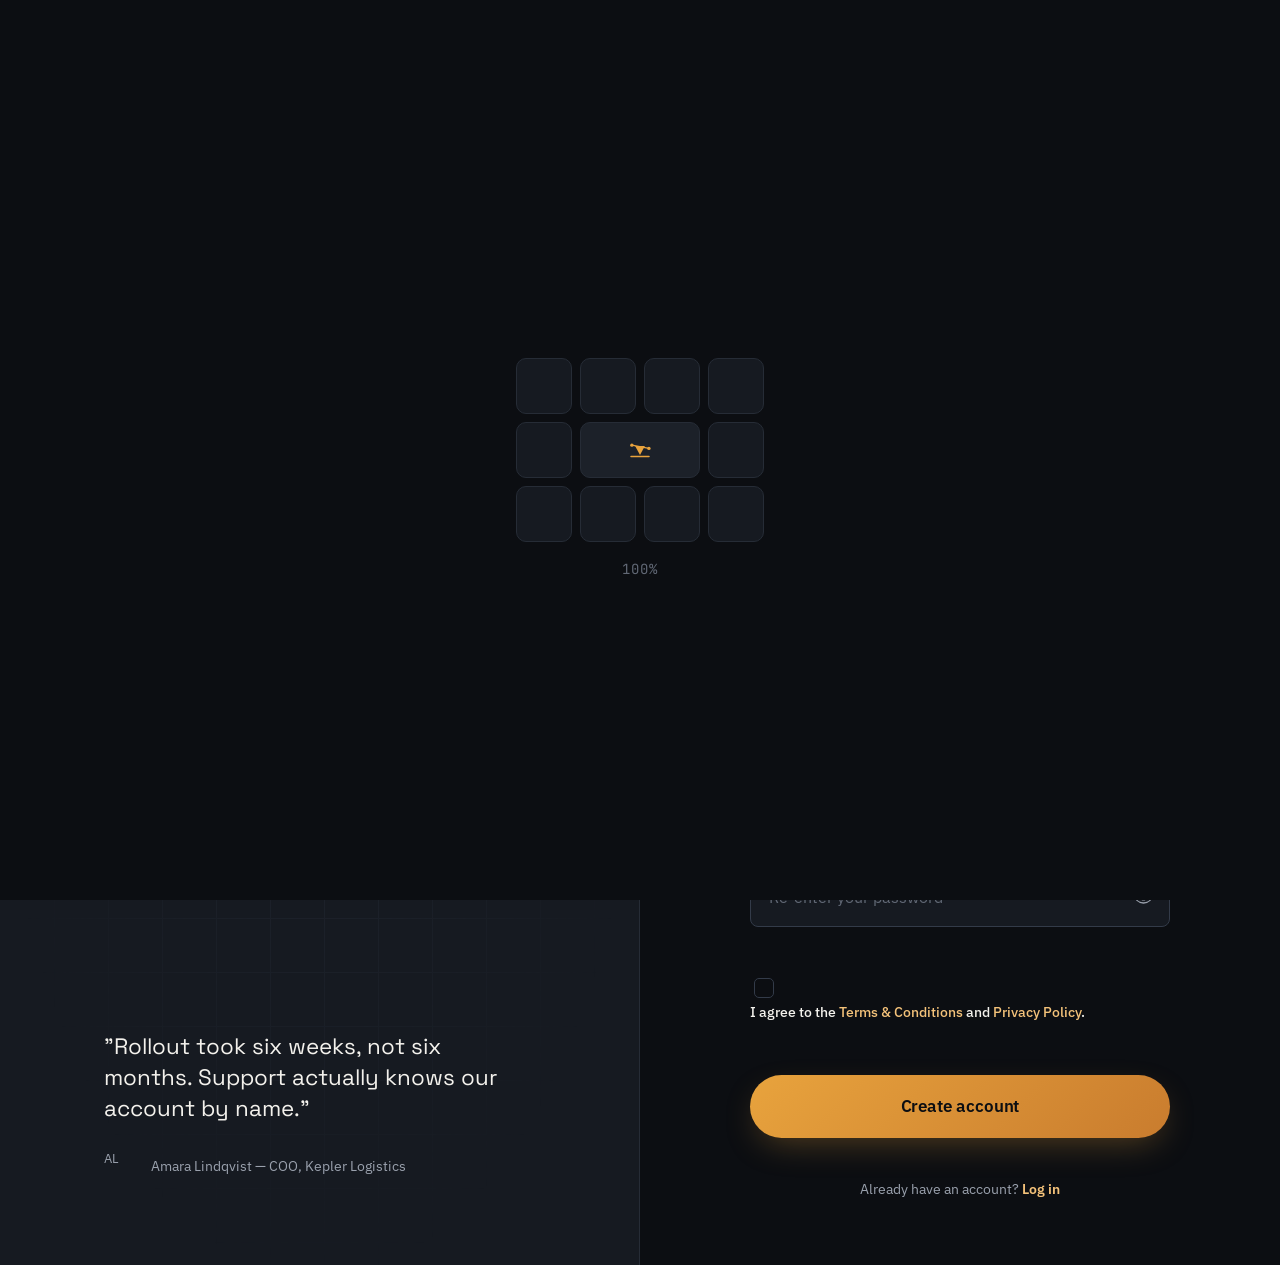
<file: create-account.html>
<!doctype html>
<html lang="en">
<head>
<meta charset="UTF-8">
<meta name="viewport" content="width=device-width, initial-scale=1.0">
<title>Create Account — Fulcrum</title>
<meta name="description" content="Create your Fulcrum account and start a free trial.">
<link rel="icon" href="assets/logo/favicon.svg" type="image/svg+xml">
<link rel="preconnect" href="https://fonts.googleapis.com">
<link rel="preconnect" href="https://fonts.gstatic.com" crossorigin>
<link rel="stylesheet" href="css/style.css">
<link rel="stylesheet" href="css/pages.css">
<link rel="stylesheet" href="css/responsive.css">
</head>
<body>

<a href="#main" class="skip-link">Skip to content</a>

<div class="loader" data-loader aria-hidden="true">
  <div class="loader__bento">
    <div class="loader__cell"></div><div class="loader__cell"></div><div class="loader__cell"></div><div class="loader__cell"></div>
    <div class="loader__cell loader__center">
      <!-- FULCRUM LOGO MARK -->
      <svg viewBox="0 0 32 32" fill="none" xmlns="http://www.w3.org/2000/svg" style="color:var(--brass)">
        <path d="M5 24h22" stroke="currentColor" stroke-width="2" stroke-linecap="round"/>
        <path d="M16 22 10 11h12L16 22Z" fill="currentColor"/>
        <circle cx="6" cy="10" r="2.1" fill="currentColor"/><circle cx="27" cy="14" r="2.1" fill="currentColor"/>
        <path d="M6 10 27 14" stroke="currentColor" stroke-width="1.6" stroke-linecap="round"/>
      </svg>
    </div>
    <div class="loader__cell"></div><div class="loader__cell"></div>
    <div class="loader__cell"></div><div class="loader__cell"></div><div class="loader__cell"></div><div class="loader__cell"></div>
  </div>
  <div class="loader__pct" data-loader-pct>0%</div>
</div>

<div class="cursor-dot" data-cursor-dot></div>
<div class="cursor-ring" data-cursor-ring></div>

<main id="main">
  <div class="auth-shell">

    <div class="auth-visual hide-mobile">
      <div class="auth-visual__bg"></div>
      <div class="auth-visual__grid"></div>
      <div class="auth-visual__content">
        <a href="index.html" class="brand">
          <span class="brand__mark">
            <img src="assets/logo/logo.webp" alt="Fulcrum logo">
          </span>
        </a>
        <div class="auth-visual__info">
          <span class="eyebrow">Get started</span>
          <h2>Launch your team with a secure workflow hub.</h2>
          <p class="auth-visual__copy">Your account includes access to prebuilt rollout templates, priority onboarding, and the same governance controls our largest customers rely on.</p>
          <ul class="auth-visual__list">
            <li>Quick-start templates for operations teams.</li>
            <li>Governance and audit logging from day one.</li>
            <li>Dedicated onboarding support available.</li>
          </ul>
          <div class="auth-visual__highlights">
            <div>
              <strong>14</strong>
              <span>day free trial</span>
            </div>
            <div>
              <strong>24/7</strong>
              <span>support access</span>
            </div>
          </div>
        </div>
      </div>
      <blockquote class="auth-visual__quote">
        <p>"Rollout took six weeks, not six months. Support actually knows our account by name."</p>
        <div class="auth-visual__quote-person">
          <span class="testi-card__avatar" style="width:36px;height:36px;font-size:.8rem;">AL</span>
          <span>Amara Lindqvist — COO, Kepler Logistics</span>
        </div>
      </blockquote>
    </div>

    <div class="auth-panel">
      <div class="auth-card" data-create-wrap>
        <a href="index.html" class="brand hide-desktop" style="margin-bottom:2rem;">
          <span class="brand__mark">
            <!-- <img src="assets/logo/logo.webp" alt="Fulcrum logo"> -->
          </span>
        </a>

        <div class="auth-card__head">
          <h1>Create your account</h1>
          <p>Start a 14-day free trial. No credit card required.</p>
        </div>

        <div class="form-alert" data-form-alert hidden role="alert"></div>

        <form data-create-form novalidate>
          <div class="field-row">
            <div class="field" data-field>
              <label for="caFirstName">First name</label>
              <input class="input" type="text" id="caFirstName" name="firstName" placeholder="Jordan" data-validate="name" required autocomplete="given-name">
              <p class="field-msg" data-field-msg>Please use letters only.</p>
            </div>
            <div class="field" data-field>
              <label for="caLastName">Last name</label>
              <input class="input" type="text" id="caLastName" name="lastName" placeholder="Avery" data-validate="name" required autocomplete="family-name">
              <p class="field-msg" data-field-msg>Please use letters only.</p>
            </div>
          </div>

          <div class="field" data-field>
            <label for="caEmail">Work email</label>
            <input class="input" type="email" id="caEmail" name="email" placeholder="you@company.com" data-validate="email" required autocomplete="email">
            <p class="field-msg" data-field-msg>Please enter a valid email address.</p>
          </div>

          <div class="field" data-field>
            <label for="caPassword">Password</label>
            <div class="password-wrap">
              <input class="input" type="password" id="caPassword" name="password" placeholder="At least 8 characters" data-validate="password" data-confirm-target="#caConfirmPassword" required autocomplete="new-password">
              <button type="button" class="password-toggle" data-password-toggle="#caPassword" aria-label="Show password">
                <svg class="icon-show" viewBox="0 0 24 24" fill="none" stroke="currentColor" stroke-width="1.8"><path d="M1 12s4-7 11-7 11 7 11 7-4 7-11 7-11-7-11-7Z"/><circle cx="12" cy="12" r="3"/></svg>
                <svg class="icon-hide" viewBox="0 0 24 24" fill="none" stroke="currentColor" stroke-width="1.8"><path d="M3 3l18 18M10.6 10.6a3 3 0 0 0 4.2 4.2M6.6 6.7C4 8.3 2 12 2 12s4 7 11 7c1.7 0 3.2-.4 4.5-1M17.9 17.9C20.3 16.2 22 12 22 12s-1.6-2.8-4.3-4.8"/></svg>
              </button>
            </div>
            <div class="password-strength" data-password-strength data-level="0"><span></span><span></span><span></span></div>
            <p class="field-msg" data-field-msg>Password must be at least 8 characters.</p>
          </div>

          <div class="field" data-field>
            <label for="caConfirmPassword">Confirm password</label>
            <div class="password-wrap">
              <input class="input" type="password" id="caConfirmPassword" name="confirmPassword" placeholder="Re-enter your password" data-validate="password-confirm" data-match="#caPassword" required autocomplete="new-password">
              <button type="button" class="password-toggle" data-password-toggle="#caConfirmPassword" aria-label="Show password">
                <svg class="icon-show" viewBox="0 0 24 24" fill="none" stroke="currentColor" stroke-width="1.8"><path d="M1 12s4-7 11-7 11 7 11 7-4 7-11 7-11-7-11-7Z"/><circle cx="12" cy="12" r="3"/></svg>
                <svg class="icon-hide" viewBox="0 0 24 24" fill="none" stroke="currentColor" stroke-width="1.8"><path d="M3 3l18 18M10.6 10.6a3 3 0 0 0 4.2 4.2M6.6 6.7C4 8.3 2 12 2 12s4 7 11 7c1.7 0 3.2-.4 4.5-1M17.9 17.9C20.3 16.2 22 12 22 12s-1.6-2.8-4.3-4.8"/></svg>
              </button>
            </div>
            <p class="field-msg" data-field-msg>Passwords don't match.</p>
          </div>

          <div class="field" data-field>
            <label class="checkbox-row">
              <input type="checkbox" id="terms" name="terms" data-validate="checkbox" required>
              <span>I agree to the <a href="terms.html">Terms &amp; Conditions</a> and <a href="privacy.html">Privacy Policy</a>.</span>
            </label>
            <p class="field-msg" data-field-msg>Please accept the terms to continue.</p>
          </div>

          <button type="submit" class="btn btn-primary btn-lg btn-block">Create account</button>
        </form>

        <p class="auth-foot">Already have an account? <a href="login.html">Log in</a></p>
      </div>

      <div class="auth-card" data-create-success hidden>
        <div class="success-state" style="padding-block:1rem;">
          <div class="success-state__icon"><svg viewBox="0 0 24 24" fill="none" stroke="currentColor" stroke-width="2"><path d="M20 6 9 17l-5-5"/></svg></div>
          <h1>You're all set</h1>
          <p class="text-muted" style="margin-bottom:2rem;">Your account has been created. You can now log in to access your workspace.</p>
          <a href="login.html" data-go-dashboard class="btn btn-primary btn-lg btn-block">Log in</a>
        </div>
      </div>
    </div>
  </div>
</main>

<script src="https://cdnjs.cloudflare.com/ajax/libs/gsap/3.12.5/gsap.min.js"></script>
<script src="js/main.js"></script>
<script src="js/validation.js"></script>
<script src="js/auth.js"></script>
</body>
</html>
</file>
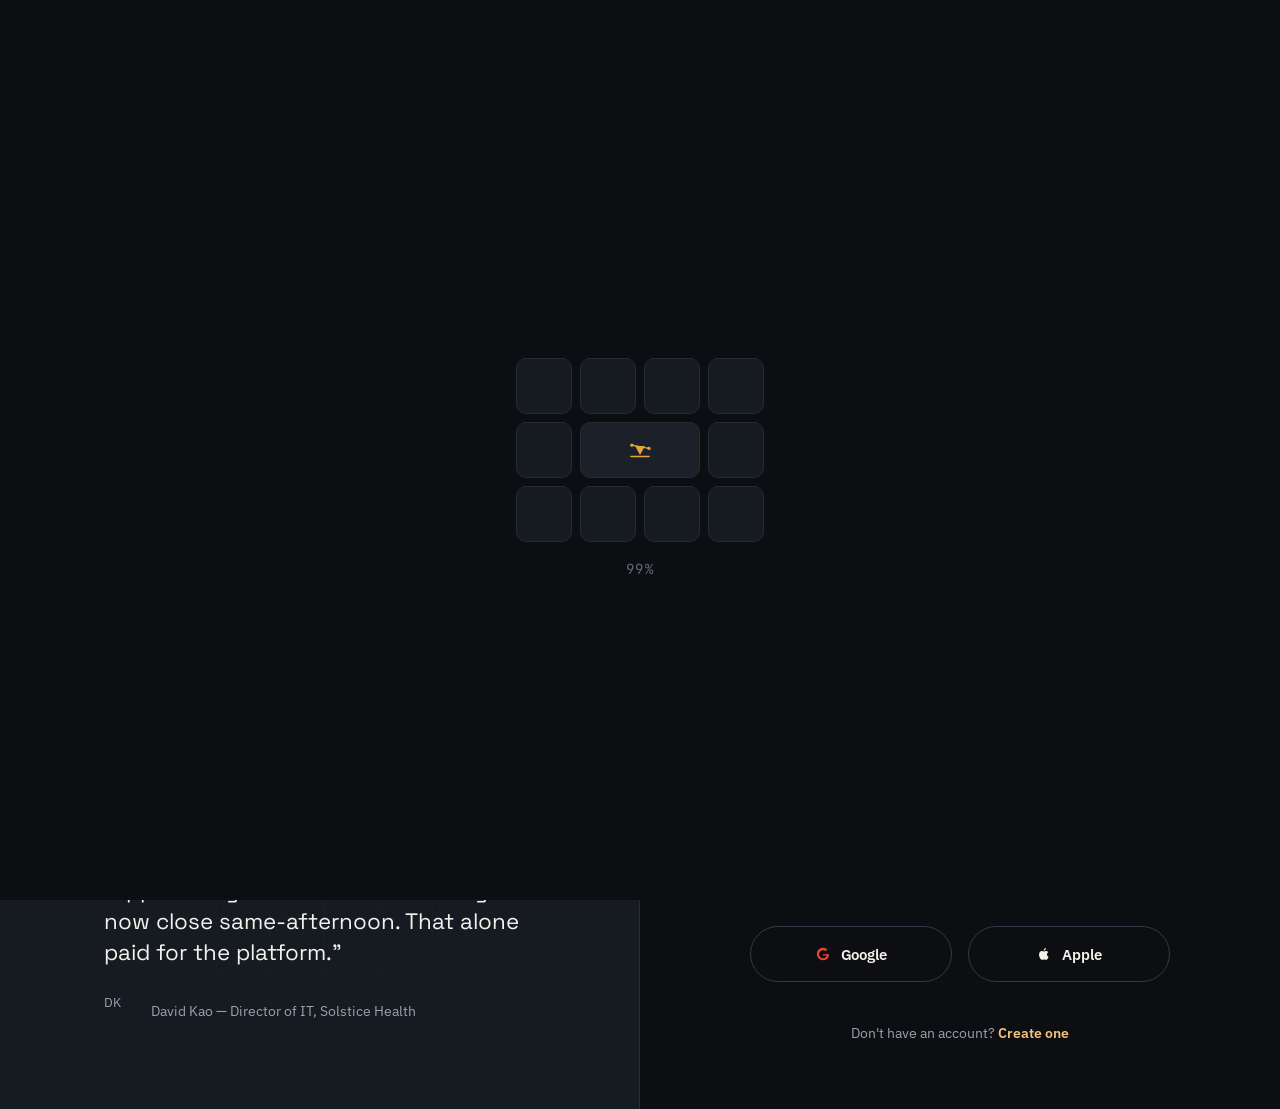
<file: login.html>
<!doctype html>
<html lang="en">
<head>
<meta charset="UTF-8">
<meta name="viewport" content="width=device-width, initial-scale=1.0">
<title>Log in — Fulcrum</title>
<meta name="description" content="Log in to your Fulcrum account.">
<link rel="icon" href="assets/logo/favicon.svg" type="image/svg+xml">
<link rel="preconnect" href="https://fonts.googleapis.com">
<link rel="preconnect" href="https://fonts.gstatic.com" crossorigin>
<link rel="stylesheet" href="css/style.css">
<link rel="stylesheet" href="css/pages.css">
<link rel="stylesheet" href="css/responsive.css">
</head>
<body>

<a href="#main" class="skip-link">Skip to content</a>

<div class="loader" data-loader aria-hidden="true">
  <div class="loader__bento">
    <div class="loader__cell"></div><div class="loader__cell"></div><div class="loader__cell"></div><div class="loader__cell"></div>
    <div class="loader__cell loader__center">
      <!-- FULCRUM LOGO MARK -->
      <svg viewBox="0 0 32 32" fill="none" xmlns="http://www.w3.org/2000/svg" style="color:var(--brass)">
        <path d="M5 24h22" stroke="currentColor" stroke-width="2" stroke-linecap="round"/>
        <path d="M16 22 10 11h12L16 22Z" fill="currentColor"/>
        <circle cx="6" cy="10" r="2.1" fill="currentColor"/><circle cx="27" cy="14" r="2.1" fill="currentColor"/>
        <path d="M6 10 27 14" stroke="currentColor" stroke-width="1.6" stroke-linecap="round"/>
      </svg>
    </div>
    <div class="loader__cell"></div><div class="loader__cell"></div>
    <div class="loader__cell"></div><div class="loader__cell"></div><div class="loader__cell"></div><div class="loader__cell"></div>
  </div>
  <div class="loader__pct" data-loader-pct>0%</div>
</div>

<div class="cursor-dot" data-cursor-dot></div>
<div class="cursor-ring" data-cursor-ring></div>

<main id="main">
  <div class="auth-shell">

    <div class="auth-visual hide-mobile">
      <div class="auth-visual__bg"></div>
      <div class="auth-visual__grid"></div>
      <div class="auth-visual__content">
        <a href="index.html" class="brand">
          <span class="brand__mark">
            <img src="assets/logo/logo.webp" alt="Fulcrum logo">
          </span>
        </a>
        <div class="auth-visual__info">
          <span class="eyebrow">Secure access</span>
          <h2>Sign in to manage your operations in one place.</h2>
          <p class="auth-visual__copy">One credential unlocks audit-ready workflows, role-aware dashboards, and real-time alerts tuned to your team’s SLA targets.</p>
          <ul class="auth-visual__list">
            <li>Instant access to live operational insights.</li>
            <li>Permissions built for security and speed.</li>
            <li>Actionable funnel status for every workflow.</li>
          </ul>
          <div class="auth-visual__highlights">
            <div>
              <strong>4.2M</strong>
              <span>workflows run daily</span>
            </div>
            <div>
              <strong>99.98%</strong>
              <span>platform uptime</span>
            </div>
          </div>
        </div>
      </div>
      <blockquote class="auth-visual__quote">
        <p>"Approval cycles that took four days now close same-afternoon. That alone paid for the platform."</p>
        <div class="auth-visual__quote-person">
          <span class="testi-card__avatar" style="width:36px;height:36px;font-size:.8rem;">DK</span>
          <span>David Kao — Director of IT, Solstice Health</span>
        </div>
      </blockquote>
    </div>

    <div class="auth-panel">
      <div class="auth-card">
        <a href="index.html" class="btn btn-ghost auth-back" style="margin-bottom:1.5rem; display:inline-flex; align-items:center; gap:.6rem;">
          <svg viewBox="0 0 24 24" width="18" height="18" fill="none" stroke="currentColor" stroke-width="2" stroke-linecap="round" stroke-linejoin="round"><path d="M15 18l-6-6 6-6"/></svg>
          Home
        </a>

        <div class="auth-card__head">
          <h1>Welcome back</h1>
          <p>Log in to your workspace to pick up where you left off.</p>
        </div>

        <div class="form-alert" data-form-alert hidden role="alert"></div>

        <form data-login-form novalidate>
          <div class="field">
            <label>Log in as</label>
            <div class="role-toggle" data-role-toggle role="radiogroup" aria-label="Login as">
              <button type="button" class="role-toggle__btn is-active" data-role="public" role="radio" aria-checked="true">
                <svg viewBox="0 0 24 24" fill="none" stroke="currentColor" stroke-width="1.8"><circle cx="12" cy="8" r="4"/><path d="M4 20c0-4.4 3.6-7 8-7s8 2.6 8 7"/></svg>
                Public / User
              </button>
              <button type="button" class="role-toggle__btn" data-role="admin" role="radio" aria-checked="false">
                <svg viewBox="0 0 24 24" fill="none" stroke="currentColor" stroke-width="1.8"><path d="M12 3 4 6v6c0 5 3.5 8 8 9 4.5-1 8-4 8-9V6l-8-3Z"/></svg>
                Admin
              </button>
            </div>
          </div>

          <div class="field" data-field>
            <label for="loginEmail">Email</label>
            <input class="input" type="email" id="loginEmail" name="email" placeholder="you@company.com" data-validate="email" required autocomplete="email">
            <p class="field-msg" data-field-msg>Please enter a valid email address.</p>
          </div>

          <div class="field" data-field>
            <label for="loginPassword">Password</label>
            <div class="password-wrap">
              <input class="input" type="password" id="loginPassword" name="password" placeholder="••••••••" data-validate="password" required autocomplete="current-password">
              <button type="button" class="password-toggle" data-password-toggle="#loginPassword" aria-label="Show password">
                <svg class="icon-show" viewBox="0 0 24 24" fill="none" stroke="currentColor" stroke-width="1.8"><path d="M1 12s4-7 11-7 11 7 11 7-4 7-11 7-11-7-11-7Z"/><circle cx="12" cy="12" r="3"/></svg>
                <svg class="icon-hide" viewBox="0 0 24 24" fill="none" stroke="currentColor" stroke-width="1.8"><path d="M3 3l18 18M10.6 10.6a3 3 0 0 0 4.2 4.2M6.6 6.7C4 8.3 2 12 2 12s4 7 11 7c1.7 0 3.2-.4 4.5-1M17.9 17.9C20.3 16.2 22 12 22 12s-1.6-2.8-4.3-4.8"/></svg>
              </button>
            </div>
            <p class="field-msg" data-field-msg>Password must be at least 8 characters.</p>
          </div>

          <div class="auth-row-between">
            <label class="checkbox-row" style="margin-bottom:0;">
              <input type="checkbox" id="remember" name="remember">
              <span>Remember me</span>
            </label>
            <a href="404.html" class="link-underline">Forgot password?</a>
          </div>

          <button type="submit" class="btn btn-primary btn-lg btn-block">Log in</button>
        </form>

        <div class="auth-divider">OR CONTINUE WITH</div>
        <div class="auth-social">
          <a href="404.html" class="btn btn-secondary">
            <svg viewBox="0 0 24 24" width="16" height="16"><path fill="#EA4335" d="M12 10.2v3.9h5.5c-.2 1.4-1.7 4.2-5.5 4.2-3.3 0-6-2.7-6-6s2.7-6 6-6c1.9 0 3.1.8 3.9 1.5l2.6-2.5C16.9 3.8 14.7 2.8 12 2.8 6.9 2.8 2.8 6.9 2.8 12S6.9 21.2 12 21.2c6.9 0 8.9-4.9 8.9-7.4 0-.5-.1-.9-.1-1.3H12Z"/></svg>
            Google
          </a>
          <a href="404.html" class="btn btn-secondary">
            <svg viewBox="0 0 24 24" width="16" height="16" fill="currentColor"><path d="M16.4 12.6c0-2.2 1.8-3.3 1.9-3.4-1-1.5-2.6-1.7-3.2-1.7-1.4-.1-2.6.8-3.3.8-.7 0-1.7-.8-2.9-.8-1.5 0-2.9.9-3.6 2.2-1.6 2.7-.4 6.7 1.1 8.9.7 1.1 1.6 2.3 2.8 2.2 1.1 0 1.5-.7 2.9-.7s1.7.7 2.9.7c1.2 0 2-1.1 2.7-2.2.9-1.3 1.2-2.5 1.2-2.6-.1 0-2.5-1-2.5-3.4ZM14 5.8c.6-.7 1-1.7.9-2.7-.9 0-2 .6-2.6 1.3-.5.6-1 1.6-.9 2.6 1 .1 2-.5 2.6-1.2Z"/></svg>
            Apple
          </a>
        </div>

        <p class="auth-foot">Don't have an account? <a href="create-account.html">Create one</a></p>
      </div>
    </div>
  </div>
</main>

<script src="https://cdnjs.cloudflare.com/ajax/libs/gsap/3.12.5/gsap.min.js"></script>
<script src="js/main.js"></script>
<script src="js/validation.js"></script>
<script src="js/auth.js"></script>
</body>
</html>
</file>
<file: css/style.css>
/* ==========================================================================
   FULCRUM — Enterprise Operations Platform
   Design System / Core Stylesheet
   --------------------------------------------------------------------------
   Brand idea: Fulcrum sits at the pivot point of enterprise operations —
   where workflows, data and people balance. The visual language borrows
   from precision instruments: brass/amber accents against graphite ink,
   hairline borders, a mechanical "balance beam" that runs through the
   scroll experience.
   ========================================================================== */

/* -------------------------------- Fonts -------------------------------- */
@import url('https://fonts.googleapis.com/css2?family=Space+Grotesk:wght@400;500;600;700&family=IBM+Plex+Sans:ital,wght@0,400;0,500;0,600;0,700;1,400&family=JetBrains+Mono:wght@400;500;600&display=swap');

/* ------------------------------ Design Tokens --------------------------- */
:root{
  /* Core ink / surfaces */
  --ink:            #0C0E12;
  --ink-2:          #101319;
  --surface:        #161A21;
  --surface-2:      #1C2129;
  --surface-3:      #232935;
  --border:         #262C36;
  --border-soft:    #1D222B;
  --border-strong:  #333B49;

  /* Light "stone" interlude sections */
  --stone:          #E9E6DD;
  --stone-2:        #DFDBCF;
  --ink-on-stone:   #14161A;
  --muted-on-stone: #5C5A52;
  --border-on-stone:#CFCBBC;

  /* Text */
  --text:           #F3F1EC;
  --text-muted:     #9AA1AD;
  --text-faint:     #616875;

  /* Brand accents */
  --brass:          #E8A33D;
  --brass-2:        #F4C27A;
  --brass-dim:      rgba(232,163,61,.14);
  --brass-line:     rgba(232,163,61,.35);
  --teal:           #3FD6C0;
  --teal-dim:       rgba(63,214,192,.14);
  --danger:         #F0665C;
  --danger-dim:     rgba(240,102,92,.12);
  --success:        #4FD68C;
  --success-dim:    rgba(79,214,140,.12);

  /* Gradients */
  --grad-brass: linear-gradient(135deg, var(--brass) 0%, #C97C2E 100%);
  --grad-mesh: radial-gradient(60% 60% at 20% 20%, rgba(232,163,61,.10) 0%, transparent 60%),
               radial-gradient(50% 50% at 85% 30%, rgba(63,214,192,.08) 0%, transparent 60%);

  /* Typography */
  --font-display: 'Space Grotesk', 'Helvetica Neue', Arial, sans-serif;
  --font-body:    'IBM Plex Sans', 'Helvetica Neue', Arial, sans-serif;
  --font-mono:    'JetBrains Mono', 'SFMono-Regular', Menlo, monospace;

  /* Fluid type scale */
  --fs-display: clamp(2.75rem, 2rem + 3.2vw, 5.5rem);
  --fs-h1:      clamp(2.25rem, 1.7rem + 2.4vw, 4rem);
  --fs-h2:      clamp(1.85rem, 1.5rem + 1.5vw, 2.75rem);
  --fs-h3:      clamp(1.35rem, 1.15rem + .8vw, 1.75rem);
  --fs-h4:      clamp(1.1rem, 1rem + .4vw, 1.3rem);
  --fs-body-lg: clamp(1.05rem, .98rem + .3vw, 1.25rem);
  --fs-body:    1rem;
  --fs-sm:      .875rem;
  --fs-xs:      .75rem;

  /* Spacing */
  --space-3xs: .25rem;
  --space-2xs: .5rem;
  --space-xs:  .75rem;
  --space-sm:  1rem;
  --space-md:  1.5rem;
  --space-lg:  2.5rem;
  --space-xl:  4rem;
  --space-2xl: 6rem;
  --space-3xl: 9rem;

  --section-pad: clamp(4.5rem, 3.5rem + 4vw, 9rem);
  --container: 1280px;
  --container-wide: 1440px;
  --gutter: clamp(1.25rem, 1rem + 2vw, 3rem);

  /* Radius */
  --radius-sm: 8px;
  --radius-md: 12px;
  --radius-lg: 20px;
  --radius-xl: 28px;
  --radius-full: 999px;

  /* Shadow */
  --shadow-sm: 0 2px 10px rgba(0,0,0,.25);
  --shadow-md: 0 10px 30px -8px rgba(0,0,0,.45);
  --shadow-lg: 0 25px 70px -20px rgba(0,0,0,.6);
  --shadow-brass: 0 12px 34px -10px rgba(232,163,61,.35);

  /* Motion */
  --ease-premium: cubic-bezier(.16,1,.3,1);
  --ease-out-soft: cubic-bezier(.22,1,.36,1);
  --dur-fast: .2s;
  --dur-med: .5s;
  --dur-slow: .9s;

  /* Z */
  --z-loading: 1000;
  --z-nav: 500;
  --z-cursor: 600;
  --z-mobile-menu: 550;
}

/* ------------------------------ Reset / Base ----------------------------- */
*, *::before, *::after{ box-sizing: border-box; }
html{
  scroll-behavior: smooth;
  -webkit-text-size-adjust: 100%;
}
@media (prefers-reduced-motion: reduce){
  html{ scroll-behavior: auto; }
}
body{
  margin: 0;
  background: var(--ink);
  color: var(--text);
  font-family: var(--font-body);
  font-size: var(--fs-body);
  line-height: 1.6;
  -webkit-font-smoothing: antialiased;
  overflow-x: hidden;
}
body.no-scroll{
  position: fixed;
  inset: 0;
  width: 100%;
  overflow: hidden;
  height: 100vh;
}

img, svg, video{ max-width: 100%; display: block; }
a{ color: inherit; text-decoration: none; }
ul, ol{ list-style: none; margin: 0; padding: 0; }
button{ font: inherit; color: inherit; background: none; border: none; cursor: pointer; }
input, textarea, select{ font: inherit; color: inherit; }
h1,h2,h3,h4,h5,p,figure{ margin: 0; }

::selection{ background: var(--brass); color: var(--ink); }

/* Focus states — accessible, visible, on-brand */
a:focus-visible,
button:focus-visible,
input:focus-visible,
textarea:focus-visible,
select:focus-visible,
[tabindex]:focus-visible{
  outline: 2px solid var(--brass);
  outline-offset: 3px;
  border-radius: var(--radius-sm);
}

/* Scrollbar (progressive enhancement) */
::-webkit-scrollbar{ width: 10px; height: 10px; }
::-webkit-scrollbar-track{ background: var(--ink); }
::-webkit-scrollbar-thumb{ background: var(--border-strong); border-radius: 10px; }
::-webkit-scrollbar-thumb:hover{ background: var(--brass); }

/* Skip link */
.skip-link{
  position: fixed;
  top: -60px; left: 1rem;
  background: var(--brass);
  color: var(--ink);
  padding: .75rem 1.25rem;
  border-radius: var(--radius-sm);
  z-index: 2000;
  font-weight: 600;
  transition: top var(--dur-fast) var(--ease-premium);
}
.skip-link:focus{ top: 1rem; }

/* --------------------------------- Layout -------------------------------- */
.container{
  width: 100%;
  max-width: var(--container);
  margin-inline: auto;
  padding-inline: var(--gutter);
}
.container-wide{
  width: 100%;
  max-width: var(--container-wide);
  margin-inline: auto;
  padding-inline: var(--gutter);
}
.section{ padding-block: var(--section-pad); position: relative; }
.section-tight{ padding-block: calc(var(--section-pad) * .6); }
.section--stone{ background: var(--stone); color: var(--ink-on-stone); }
.section--surface{ background: var(--surface); }

.cta{
  position: relative;
  overflow: hidden;
  border-radius: var(--radius-xl);
  max-width: 980px;
  margin: 0 auto;
  padding: var(--space-2xl) var(--space-xl);
  text-align: center;
  background: var(--surface);
  border: 1px solid var(--border);
}
.cta__bg{
  position: absolute;
  inset: 0;
  background: var(--grad-mesh);
  opacity: 1.4;
}
.cta__content{ position: relative; z-index: 1; max-width: 720px; margin-inline: auto; }
.cta h2{ margin-bottom: var(--space-md); }
.cta .btn-primary{ margin-top: var(--space-lg); }
.cta__actions{ display: flex; gap: var(--space-md); justify-content: center; flex-wrap: wrap; margin-top: var(--space-lg); }

.grid{ display: grid; gap: var(--space-md); }
.hide-mobile{ display: initial; }
.hide-desktop{ display: none; }

/* ------------------------------- Typography ------------------------------ */
h1,.h1{ font-family: var(--font-display); font-size: var(--fs-h1); font-weight: 600; line-height: 1.05; letter-spacing: -.02em; }
h2,.h2{ font-family: var(--font-display); font-size: var(--fs-h2); font-weight: 600; line-height: 1.1; letter-spacing: -.015em; }
h3,.h3{ font-family: var(--font-display); font-size: var(--fs-h3); font-weight: 600; line-height: 1.25; letter-spacing: -.01em; }
h4,.h4{ font-family: var(--font-display); font-size: var(--fs-h4); font-weight: 600; line-height: 1.3; }
.display{ font-family: var(--font-display); font-size: var(--fs-display); font-weight: 600; line-height: .98; letter-spacing: -.03em; }

/* Mask reveal effect for large section headings */
h1[data-split="lines"],
.hero__title,
section h1{
  position: relative;
  overflow: hidden;
  display: inline-block;
}
h1[data-split="lines"]::before,
.hero__title::before,
section h1::before{
  content: "";
  position: absolute;
  top: 0;
  left: -110%;
  width: 80%;
  height: 100%;
  background: linear-gradient(90deg, transparent 0%, rgba(255,255,255,.32) 50%, transparent 100%);
  transform: skewX(-22deg);
  animation: mask-reveal 3s ease-in-out infinite;
  pointer-events: none;
}
@keyframes mask-reveal{
  0%{ left: -110%; opacity: .25; }
  40%{ left: 30%; opacity: 1; }
  70%{ left: 110%; opacity: .25; }
  100%{ left: 110%; opacity: .25; }
}
@media (prefers-reduced-motion: reduce){
  h1[data-split="lines"]::before,
  .hero__title::before,
  section h1::before{
    animation: none;
  }
}
.body-lg{ font-size: var(--fs-body-lg); color: var(--text-muted); line-height: 1.65; }
.text-muted{ color: var(--text-muted); }
.text-faint{ color: var(--text-faint); }
.mono{ font-family: var(--font-mono); }

.eyebrow{
  display: inline-flex;
  align-items: center;
  gap: .55rem;
  font-family: var(--font-mono);
  font-size: var(--fs-xs);
  letter-spacing: .14em;
  text-transform: uppercase;
  color: var(--brass);
  font-weight: 500;
}
.eyebrow::before{
  content: '';
  width: 7px; height: 7px;
  border-radius: 2px;
  background: var(--brass);
  transform: rotate(45deg);
  flex-shrink: 0;
}
.section--stone .eyebrow{ color: #9C6B1E; }

.section-head{ max-width: 760px; margin-bottom: var(--space-xl); }
.section-head .eyebrow{ margin-bottom: var(--space-sm); }
.section-head h2{ margin-bottom: var(--space-sm); }
.section-head--center{ margin-inline: auto; text-align: center; }

/* Gradient text accent */
.text-accent{
  background: var(--grad-brass);
  -webkit-background-clip: text;
  background-clip: text;
  color: transparent;
}

/* Text reveal utility (JS toggles .is-visible on scroll) */
.split-line{ overflow: hidden; display: block; }
.split-line > span{ display: inline-block; will-change: transform; }

/* ---------------------------------- Buttons ------------------------------- */
.btn{
  --btn-fg: var(--ink);
  display: inline-flex;
  align-items: center;
  justify-content: center;
  gap: .6rem;
  padding: .95rem 1.75rem;
  border-radius: var(--radius-full);
  font-weight: 600;
  font-size: .95rem;
  letter-spacing: -.005em;
  white-space: nowrap;
  position: relative;
  isolation: isolate;
  transition: transform var(--dur-fast) var(--ease-premium), box-shadow var(--dur-fast) var(--ease-premium), border-color var(--dur-fast) var(--ease-premium), background var(--dur-fast) var(--ease-premium);
}
.btn svg{ width: 16px; height: 16px; flex-shrink: 0; }

.btn-primary{
  background: var(--grad-brass);
  color: var(--ink);
  box-shadow: var(--shadow-brass);
}
.btn-primary:hover{ transform: translateY(-2px); box-shadow: 0 16px 40px -10px rgba(232,163,61,.5); }
.btn-primary:active{ transform: translateY(0); }

.btn-secondary{
  background: transparent;
  color: var(--text);
  border: 1px solid var(--border-strong);
}
.btn-secondary:hover{ border-color: var(--brass); color: var(--brass-2); transform: translateY(-2px); }

.btn-ghost{
  background: rgba(255,255,255,.04);
  color: var(--text);
  border: 1px solid var(--border);
  backdrop-filter: blur(6px);
}
.btn-ghost:hover{ background: rgba(255,255,255,.08); border-color: var(--border-strong); }

.btn-sm{ padding: .65rem 1.25rem; font-size: .85rem; }
.btn-lg{ padding: 1.15rem 2.25rem; font-size: 1.05rem; }
.btn-block{ width: 100%; }
.btn[disabled]{ opacity: .7; pointer-events: none; }
.btn-spinner{
  width: 15px; height: 15px;
  border-radius: 50%;
  border: 2px solid rgba(12,14,18,.3);
  border-top-color: var(--ink);
  animation: btn-spin .7s linear infinite;
  display: inline-block;
}
@keyframes btn-spin{ to{ transform: rotate(360deg); } }

.btn-icon-circle{
  width: 52px; height: 52px;
  border-radius: 50%;
  display: inline-flex;
  align-items: center;
  justify-content: center;
  border: 1px solid var(--border-strong);
  background: rgba(255,255,255,.03);
  transition: all var(--dur-fast) var(--ease-premium);
}
.btn-icon-circle:hover{ background: var(--brass); border-color: var(--brass); color: var(--ink); transform: translateY(-2px) rotate(8deg); }

/* Magnetic button wrapper (JS applies translate via inline transform) */
.magnetic{ display: inline-block; }

/* Link with animated underline */
.link-underline{
  position: relative;
  display: inline-block;
  padding-bottom: 2px;
}
.link-underline::after{
  content:'';
  position: absolute;
  left: 0; bottom: 0;
  width: 100%; height: 1px;
  background: currentColor;
  transform: scaleX(0);
  transform-origin: right;
  transition: transform var(--dur-med) var(--ease-premium);
}
.link-underline:hover::after{ transform: scaleX(1); transform-origin: left; }

/* ---------------------------------- Cards --------------------------------- */
.card{
  background: var(--surface);
  border: 1px solid var(--border);
  border-radius: var(--radius-lg);
  padding: var(--space-lg);
  position: relative;
  transition: transform var(--dur-fast) var(--ease-premium), box-shadow var(--dur-fast) var(--ease-premium), border-color var(--dur-fast) var(--ease-premium), background-color var(--dur-fast) var(--ease-premium);
  will-change: transform, box-shadow;
}
.card:hover{
  transform: translateY(-4px);
  box-shadow: 0 24px 50px rgba(0, 0, 0, .08);
  border-color: rgba(255, 255, 255, .08);
  background-color: rgba(255, 255, 255, .015);
}

.process-card,
.contact-info-card,
.auth-card,
.kpi-card,
.dash-panel,
.testi-card,
.blog-card,
.card-reveal,
.flip-card{
  transition: transform var(--dur-fast) var(--ease-premium), box-shadow var(--dur-fast) var(--ease-premium), border-color var(--dur-fast) var(--ease-premium), background-color var(--dur-fast) var(--ease-premium);
  will-change: transform, box-shadow;
}

.process-card:hover,
.contact-info-card:hover,
.auth-card:hover,
.kpi-card:hover,
.dash-panel:hover,
.testi-card:hover,
.blog-card:hover,
.card-reveal:hover,
.flip-card:hover{
  transform: translateY(-4px);
  box-shadow: 0 24px 50px rgba(0, 0, 0, .08);
  border-color: rgba(255, 255, 255, .08);
  background-color: rgba(255, 255, 255, .015);
}

@media (prefers-reduced-motion: reduce) {
  .card,
  .process-card,
  .contact-info-card,
  .auth-card,
  .kpi-card,
  .dash-panel,
  .testi-card,
  .blog-card,
  .card-reveal,
  .flip-card{
    transition: none;
  }
  .card:hover,
  .process-card:hover,
  .contact-info-card:hover,
  .auth-card:hover,
  .kpi-card:hover,
  .dash-panel:hover,
  .testi-card:hover,
  .blog-card:hover,
  .card-reveal:hover,
  .flip-card:hover{
    transform: none;
  }
  .blog-card__media img,
  .blog-featured:hover .media-visual,
  .blog-card:hover .media-visual{
    transition: none;
    transform: none;
  }
}

/* Floating card w/ soft shadow, used for hero mockups etc */
.card-float{
  background: var(--surface-2);
  border: 1px solid var(--border);
  border-radius: var(--radius-md);
  box-shadow: var(--shadow-lg);
  padding: var(--space-md);
}

/* Hover-spotlight card: JS sets --mx/--my (cursor position) */
.card-spotlight{
  --mx: 50%; --my: 50%;
  background: var(--surface);
  border: 1px solid var(--border);
  border-radius: var(--radius-lg);
  padding: var(--space-lg);
  position: relative;
  overflow: hidden;
  transition: border-color var(--dur-fast) var(--ease-premium), transform var(--dur-med) var(--ease-premium);
}
.card-spotlight::before{
  content:'';
  position: absolute;
  inset: 0;
  background: radial-gradient(320px circle at var(--mx) var(--my), var(--brass-dim), transparent 70%);
  opacity: 0;
  transition: opacity var(--dur-med) var(--ease-premium);
  pointer-events: none;
}
.card-spotlight:hover{ border-color: var(--border-strong); transform: translateY(-4px); }
.card-spotlight:hover::before{ opacity: 1; }
.card-spotlight > *{ position: relative; z-index: 1; }

.card-icon{
  width: 48px; height: 48px;
  border-radius: var(--radius-sm);
  background: var(--brass-dim);
  color: var(--brass);
  display: inline-flex;
  align-items: center;
  justify-content: center;
  margin-bottom: var(--space-md);
  transition: transform var(--dur-med) var(--ease-premium), background var(--dur-med) var(--ease-premium);
}
.card-spotlight:hover .card-icon,
.feature-card:hover .card-icon{
  transform: scale(1.08) rotate(-6deg);
  background: var(--brass);
  color: var(--ink);
}
.card-icon svg{ width: 22px; height: 22px; }

/* Hover-reveal card: content slides up on hover */
.card-reveal{
  position: relative;
  overflow: hidden;
  border-radius: var(--radius-lg);
  border: 1px solid var(--border);
  background: var(--surface);
  min-height: 320px;
  display: flex;
  flex-direction: column;
  justify-content: flex-end;
  padding: var(--space-lg);
}
.card-reveal__base{ transition: transform var(--dur-med) var(--ease-premium); }
.card-reveal__hidden{
  max-height: 0;
  opacity: 0;
  overflow: hidden;
  transition: max-height var(--dur-med) var(--ease-premium), opacity var(--dur-med) var(--ease-premium), margin-top var(--dur-med) var(--ease-premium);
}
.card-reveal:hover .card-reveal__hidden{ max-height: 200px; opacity: 1; margin-top: var(--space-sm); }
.card-reveal:hover{ border-color: var(--border-strong); }
.card-reveal::before{
  content:'';
  position: absolute; inset: 0;
  background: linear-gradient(180deg, transparent 30%, rgba(0,0,0,.55) 100%);
  opacity: 0;
  transition: opacity var(--dur-med) var(--ease-premium);
}
.card-reveal:hover::before{ opacity: 1; }
.card-reveal > *{ position: relative; z-index: 1; }

/* Flip card */
.flip-card{ perspective: 1600px; height: 340px; }
.flip-card__inner{
  position: relative;
  width: 100%; height: 100%;
  transition: transform .7s var(--ease-premium);
  transform-style: preserve-3d;
}
.flip-card:hover .flip-card__inner,
.flip-card.is-flipped .flip-card__inner{ transform: rotateY(180deg); }
.flip-card__face{
  position: absolute; inset: 0;
  backface-visibility: hidden;
  border-radius: var(--radius-lg);
  border: 1px solid var(--border);
  padding: var(--space-lg);
  display: flex;
  flex-direction: column;
  background: var(--surface);
}
.flip-card__face--back{
  transform: rotateY(180deg);
  background: var(--surface-2);
  justify-content: center;
  border-color: var(--brass-line);
}

/* Expandable card */
.expand-card{
  border: 1px solid var(--border);
  border-radius: var(--radius-lg);
  background: var(--surface);
  overflow: hidden;
  transition: border-color var(--dur-fast) var(--ease-premium);
}
.expand-card.is-open{ border-color: var(--brass-line); }
.expand-card__head{
  display: flex;
  align-items: center;
  justify-content: space-between;
  gap: var(--space-md);
  padding: var(--space-md) var(--space-lg);
  cursor: pointer;
  width: 100%;
  text-align: left;
}
.expand-card__head h3{ font-size: var(--fs-h4); }
.expand-card__plus{
  width: 34px; height: 34px;
  border-radius: 50%;
  border: 1px solid var(--border-strong);
  display: flex; align-items: center; justify-content: center;
  flex-shrink: 0;
  position: relative;
  transition: transform var(--dur-med) var(--ease-premium), background var(--dur-med) var(--ease-premium);
}
.expand-card__plus::before, .expand-card__plus::after{
  content:'';
  position: absolute;
  background: var(--text);
  transition: transform var(--dur-med) var(--ease-premium);
}
.expand-card__plus::before{ width: 12px; height: 1.5px; }
.expand-card__plus::after{ width: 1.5px; height: 12px; }
.expand-card.is-open .expand-card__plus{ background: var(--brass); transform: rotate(180deg); }
.expand-card.is-open .expand-card__plus::after{ transform: scaleY(0); }
.expand-card__body{
  max-height: 0;
  overflow: hidden;
  transition: max-height var(--dur-med) var(--ease-premium);
}
.expand-card__body-inner{ padding: 0 var(--space-lg) var(--space-lg); color: var(--text-muted); }

/* Badge / pill / tag */
.badge{
  display: inline-flex;
  align-items: center;
  gap: .4rem;
  font-family: var(--font-mono);
  font-size: var(--fs-xs);
  letter-spacing: .05em;
  padding: .35rem .75rem;
  border-radius: var(--radius-full);
  border: 1px solid var(--border-strong);
  color: var(--text-muted);
}
.badge--brass{ color: var(--brass); border-color: var(--brass-line); background: var(--brass-dim); }
.badge--teal{ color: var(--teal); border-color: rgba(63,214,192,.3); background: var(--teal-dim); }

/* Bento grid */
.bento{
  display: grid;
  grid-template-columns: repeat(4, 1fr);
  grid-auto-rows: minmax(160px, auto);
  gap: var(--space-md);
}
.bento > *{ border-radius: var(--radius-lg); }
.bento-2x2{ grid-column: span 2; grid-row: span 2; }
.bento-2x1{ grid-column: span 2; }
.bento-1x2{ grid-row: span 2; }
.bento-1x1{ grid-column: span 1; }
.bento-4x1{ grid-column: span 4; }
.bento-3x1{ grid-column: span 3; }

/* Glass panel */
.glass{
  background: rgba(28,33,41,.55);
  border: 1px solid rgba(255,255,255,.08);
  backdrop-filter: blur(16px) saturate(140%);
  -webkit-backdrop-filter: blur(16px) saturate(140%);
}

/* Divider */
.rule{ height: 1px; background: linear-gradient(90deg, transparent, var(--border-strong) 20%, var(--border-strong) 80%, transparent); border: none; }

/* Stat block */
.stat{ display: flex; flex-direction: column; gap: .3rem; }
.stat__num{ font-family: var(--font-display); font-size: clamp(2rem, 1.6rem + 1.6vw, 3.25rem); font-weight: 600; letter-spacing: -.02em; }
.stat__label{ font-size: var(--fs-sm); color: var(--text-muted); }
.section--stone .stat__label{ color: var(--muted-on-stone); }

/* ---------------------------------- Forms --------------------------------- */
.field{ margin-bottom: var(--space-md); position: relative; }
.field label{
  display: block;
  font-size: var(--fs-sm);
  font-weight: 500;
  margin-bottom: .5rem;
  color: var(--text);
}
.field-row{ display: grid; grid-template-columns: 1fr 1fr; gap: var(--space-md); }

.input, textarea.input, select.input{
  width: 100%;
  background: var(--surface);
  border: 1px solid var(--border-strong);
  border-radius: var(--radius-sm);
  padding: .95rem 1.1rem;
  color: var(--text);
  transition: border-color var(--dur-fast) var(--ease-premium), box-shadow var(--dur-fast) var(--ease-premium), background var(--dur-fast) var(--ease-premium);
}
.input::placeholder{ color: var(--text-faint); }
.input:hover{ border-color: var(--text-faint); }
.input:focus{
  outline: none;
  border-color: var(--brass);
  box-shadow: 0 0 0 4px var(--brass-dim);
  background: var(--surface-2);
}
textarea.input{ resize: vertical; min-height: 140px; }

.field.is-invalid .input{ border-color: var(--danger); box-shadow: 0 0 0 4px var(--danger-dim); }
.field.is-valid .input{ border-color: var(--success); }

.field-msg{
  display: flex;
  align-items: center;
  gap: .4rem;
  font-size: var(--fs-xs);
  margin-top: .5rem;
  min-height: 16px;
  color: var(--danger);
  opacity: 0;
  transform: translateY(-4px);
  transition: opacity var(--dur-fast) var(--ease-premium), transform var(--dur-fast) var(--ease-premium);
}
.field.is-invalid .field-msg{ opacity: 1; transform: translateY(0); }
.field-hint{ font-size: var(--fs-xs); color: var(--text-faint); margin-top: .5rem; }

.password-wrap{ position: relative; }
.password-wrap .input{ padding-right: 3rem; }
.password-toggle{
  position: absolute;
  right: .6rem; top: 50%;
  transform: translateY(-50%);
  width: 34px; height: 34px;
  border-radius: 50%;
  display: flex; align-items: center; justify-content: center;
  color: var(--text-muted);
  transition: background var(--dur-fast) var(--ease-premium), color var(--dur-fast) var(--ease-premium);
}
.password-toggle:hover{ background: rgba(255,255,255,.06); color: var(--text); }
.password-toggle svg{ width: 19px; height: 19px; }
.password-toggle .icon-hide{ display: none; }
.password-toggle.is-visible .icon-show{ display: none; }
.password-toggle.is-visible .icon-hide{ display: block; }

.password-strength{ display:flex; gap: 4px; margin-top: .6rem; }
.password-strength span{ height: 3px; flex: 1; background: var(--border-strong); border-radius: 2px; transition: background var(--dur-med) var(--ease-premium); }
.password-strength[data-level="1"] span:nth-child(1){ background: var(--danger); }
.password-strength[data-level="2"] span:nth-child(-n+2){ background: #E8A33D; }
.password-strength[data-level="3"] span:nth-child(-n+3){ background: var(--success); }

.checkbox-row{ display: flex; align-items: flex-start; gap: .65rem; }
.checkbox-row input[type="checkbox"]{
  appearance: none;
  width: 20px; height: 20px;
  flex-shrink: 0;
  margin-top: .1rem;
  border: 1px solid var(--border-strong);
  border-radius: 5px;
  display: grid;
  place-content: center;
  cursor: pointer;
  transition: border-color var(--dur-fast), background var(--dur-fast);
}
.checkbox-row input[type="checkbox"]::before{
  content:'';
  width: 11px; height: 11px;
  transform: scale(0);
  transition: transform var(--dur-fast) var(--ease-premium);
  background: var(--ink);
  clip-path: polygon(14% 44%, 0 65%, 50% 100%, 100% 16%, 80% 0%, 43% 62%);
}
.checkbox-row input[type="checkbox"]:checked{ background: var(--brass); border-color: var(--brass); }
.checkbox-row input[type="checkbox"]:checked::before{ transform: scale(1); }
.checkbox-row label{ font-size: var(--fs-sm); color: var(--text-muted); cursor: pointer; }
.checkbox-row a{ color: var(--brass-2); }

.form-alert{
  display: flex; align-items: flex-start; gap: .65rem;
  padding: 1rem 1.1rem;
  border-radius: var(--radius-sm);
  font-size: var(--fs-sm);
  margin-bottom: var(--space-md);
  border: 1px solid transparent;
}
.form-alert--error{ background: var(--danger-dim); border-color: rgba(240,102,92,.35); color: #FFB4AD; }
.form-alert--success{ background: var(--success-dim); border-color: rgba(79,214,140,.35); color: #A7F3D0; }
.form-alert svg{ width: 18px; height: 18px; flex-shrink: 0; margin-top: .1rem; }
.form-alert[hidden]{ display: none; }

.success-state{ text-align: center; padding: var(--space-2xl) 0; }
.success-state__icon{
  width: 74px; height: 74px;
  border-radius: 50%;
  background: var(--success-dim);
  color: var(--success);
  display: flex; align-items: center; justify-content: center;
  margin: 0 auto var(--space-md);
}
.success-state__icon svg{ width: 34px; height: 34px; }

/* ------------------------------- Navigation ------------------------------- */
.nav{
  position: fixed;
  top: 0; left: 0; right: 0;
  z-index: var(--z-nav);
  height: 72px;
  overflow: visible;
  background: transparent;
  background-color: transparent;
  backdrop-filter: none;
  -webkit-backdrop-filter: none;
  transition: background var(--dur-med) var(--ease-premium), border-color var(--dur-med) var(--ease-premium), height var(--dur-med) var(--ease-premium);
  border-bottom: 1px solid transparent;
  border-bottom-color: transparent;
}
.nav.is-scrolled{
  background: rgba(12,14,18,.96);
  backdrop-filter: blur(18px) saturate(120%);
  -webkit-backdrop-filter: blur(18px) saturate(120%);
  border-bottom-color: var(--border);
}
.nav__inner{
  max-width: var(--container-wide);
  margin-inline: auto;
  padding-inline: var(--gutter);
  display: flex;
  align-items: center;
  justify-content: space-between;
  gap: var(--space-md);
  min-height: 72px;
}
.brand{ display: flex; align-items: center; gap: .5rem; z-index: 2; }
.brand__mark{ width: auto; height: 92px; max-width: 180px; flex-shrink: 0; line-height: 0; color: var(--brass); transform: none; }
.brand__mark svg,
.brand__mark img{ width: auto; height: 100%; display: block; object-fit: contain; }
.brand__name{ font-family: var(--font-display); font-weight: 600; font-size: 1.2rem; letter-spacing: -.01em; }

.nav__links{ display: flex; align-items: center; gap: var(--space-lg); }
.nav__links a{
  font-size: .94rem;
  color: var(--text-muted);
  position: relative;
  padding: .3rem 0;
  transition: color var(--dur-fast) var(--ease-premium);
}
.nav__links a:hover{ color: var(--text); }
.nav__links a.is-active{ color: var(--text); }
.nav__links a.is-active::after{
  content:'';
  position: absolute; left: 0; right: 0; bottom: -6px;
  height: 2px; background: var(--brass);
  border-radius: 2px;
}
.nav__actions{ display: flex; align-items: center; gap: var(--space-sm); }
.nav__login{ font-size: .94rem; color: var(--text-muted); transition: color var(--dur-fast); }
.nav__login:hover{ color: var(--text); }

.nav__burger{
  display: none;
  width: 44px; height: 44px;
  border-radius: 50%;
  align-items: center; justify-content: center;
  border: 1px solid var(--border-strong);
  z-index: 2;
  position: relative;
}
.nav__burger span, .nav__burger span::before, .nav__burger span::after{
  width: 18px; height: 1.5px; background: var(--text);
  display: block; position: relative;
  transition: transform var(--dur-med) var(--ease-premium), opacity var(--dur-med) var(--ease-premium);
}
.nav__burger span::before, .nav__burger span::after{ content:''; position: absolute; left: 0; }
.nav__burger span::before{ top: -6px; }
.nav__burger span::after{ top: 6px; }
.nav__burger.is-open span{ background: transparent; }
.nav__burger.is-open span::before{ top: 0; transform: rotate(45deg); }
.nav__burger.is-open span::after{ top: 0; transform: rotate(-45deg); }

/* Mobile menu overlay */
.mobile-menu{
  position: fixed; left: 0; right: 0; bottom: 0;
  top: 72px;
  background: var(--ink-2);
  z-index: var(--z-mobile-menu);
  display: flex; flex-direction: column;
  justify-content: flex-start;
  padding: var(--gutter);
  overflow-y: auto;
  transform-origin: top center;
  transform: scaleY(.92) translateY(-8px);
  opacity: 0;
  visibility: hidden;
  transition: transform .45s var(--ease-premium), opacity .35s var(--ease-premium), visibility 0s linear .45s;
}
.mobile-menu.is-open{
  transform: scaleY(1) translateY(0);
  opacity: 1;
  visibility: visible;
  transition: transform .45s var(--ease-premium), opacity .35s var(--ease-premium), visibility 0s linear 0s;
}
.mobile-menu__links{ display: flex; flex-direction: column; gap: 1.4rem; padding-top: 2.5rem; }
.mobile-menu__links a{ font-family: var(--font-display); font-size: 2rem; font-weight: 600; }
.mobile-menu__actions{ margin-top: var(--space-xl); display: flex; flex-direction: column; gap: var(--space-sm); }

/* Force an opaque nav bar while the mobile menu is open, regardless of scroll position */
.nav.menu-open{
  background: var(--ink-2);
  border-bottom-color: var(--border);
}

/* Balance-beam scroll progress — signature element */
.balance-beam{
  position: fixed;
  bottom: 20px;
  left: 50%;
  transform: translateX(-50%);
  width: min(80%, 520px);
  height: 6px;
  z-index: 50;
  transform-origin: left center;
  background: rgba(255,255,255,.08);
  border-radius: 999px;
  box-shadow: 0 2px 16px rgba(0,0,0,.08);
  pointer-events: none;
}
.balance-beam__fill{
  position: absolute;
  top: 0;
  left: 0;
  height: 100%;
  width: 0%;
  background: var(--grad-brass);
  border-radius: inherit;
}
.balance-beam__pivot{
  position: absolute;
  top: 50%;
  left: 0%;
  width: 8px;
  height: 8px;
  background: var(--brass-2);
  border-radius: 50%;
  transform: translate(-50%, -50%);
  box-shadow: 0 0 10px rgba(232,163,61,.35);

  transform: translate(-50%,-50%) rotate(45deg);
  box-shadow: 0 0 12px rgba(232,163,61,.7);
}

/* ---------------------------------- Footer -------------------------------- */
.footer{
  position: relative;
  background: var(--ink-2);
  border-top: 1px solid var(--border);
  overflow: hidden;
  padding-top: var(--space-2xl);
}
.footer__glow{
  position: absolute; inset: auto 0 0 0; height: 60%;
  background: radial-gradient(60% 100% at 50% 100%, rgba(232,163,61,.09), transparent 70%);
  pointer-events: none;
}
.footer__top{
  display: grid;
  grid-template-columns: 1.4fr repeat(3, 1fr);
  gap: var(--space-xl);
  padding-bottom: var(--space-2xl);
  position: relative;
}
.footer__brand p{ margin-top: var(--space-sm); max-width: 320px; color: var(--text-muted); }
.footer__col h4{ font-family: var(--font-mono); font-size: var(--fs-xs); letter-spacing: .1em; text-transform: uppercase; color: var(--text-faint); margin-bottom: var(--space-sm); font-weight: 500; }
.footer__col ul{ display: flex; flex-direction: column; gap: .7rem; }
.footer__col a{ color: var(--text-muted); font-size: .95rem; transition: color var(--dur-fast), padding-left var(--dur-fast); }
.footer__col a:hover{ color: var(--brass-2); padding-left: 4px; }

.footer__social{ display: flex; gap: .6rem; margin-top: var(--space-md); }
.footer__social a{
  width: 40px; height: 40px; border-radius: 50%;
  border: 1px solid var(--border-strong);
  display: flex; align-items: center; justify-content: center;
  transition: all var(--dur-fast) var(--ease-premium);
}
.footer__social a:hover{ background: var(--brass); border-color: var(--brass); color: var(--ink); transform: translateY(-3px); }
.footer__social svg{ width: 17px; height: 17px; }

.footer__bottom{
  border-top: 1px solid var(--border);
  padding-block: var(--space-md);
  display: flex; align-items: center; justify-content: space-between;
  flex-wrap: wrap; gap: var(--space-sm);
  font-size: var(--fs-sm); color: var(--text-faint);
  position: relative;
}
.footer__legal{ display: flex; gap: var(--space-md); }
.footer__legal a:hover{ color: var(--text-muted); }

/* Big marquee wordmark in footer */
.footer__marquee{
  overflow: hidden;
  border-top: 1px solid var(--border);
  padding-block: var(--space-sm);
  white-space: nowrap;
}
.footer__marquee-track{
  display: inline-flex;
  gap: 3rem;
  font-family: var(--font-display);
  font-size: clamp(2.5rem, 2rem + 4vw, 6rem);
  font-weight: 600;
  color: transparent;
  -webkit-text-stroke: 1px var(--border-strong);
}
.footer__marquee-track span{ display: inline-flex; align-items: center; gap: 3rem; }
.footer__marquee-track svg{ width: .7em; height: .7em; fill: var(--brass); -webkit-text-stroke: 0; }

/* --------------------------------- Marquee -------------------------------- */
.marquee{ overflow: hidden; position: relative; }
.marquee::before, .marquee::after{
  content:''; position: absolute; top:0; bottom:0; width: 90px; z-index: 2; pointer-events: none;
}
.marquee::before{ left:0; background: linear-gradient(90deg, var(--ink), transparent); }
.marquee::after{ right:0; background: linear-gradient(270deg, var(--ink), transparent); }
.marquee__track{ display: flex; width: max-content; gap: var(--space-2xl); }
.marquee__track img, .marquee__track .logo-chip{ height: 28px; opacity: .55; transition: opacity var(--dur-fast); filter: grayscale(1) brightness(2); }
.marquee__track .logo-chip:hover{ opacity: 1; filter: none; }
.logo-chip{ display: flex; align-items: center; gap: .5rem; font-family: var(--font-display); font-weight: 600; font-size: 1.1rem; white-space: nowrap; }
.logo-chip svg{ width: 22px; height: 22px; }

/* -------------------------------- Loading screen --------------------------- */
.loader{
  position: fixed; inset: 0;
  background: var(--ink);
  z-index: var(--z-loading);
  display: flex; align-items: center; justify-content: center;
}
.loader__bento{
  display: grid;
  grid-template-columns: repeat(4, 56px);
  grid-template-rows: repeat(3, 56px);
  gap: 8px;
}
.loader__cell{
  background: var(--surface);
  border: 1px solid var(--border);
  border-radius: 10px;
  transform: scale(.4);
  opacity: 0;
}
.loader__center{
  grid-column: 2 / span 2;
  grid-row: 2 / span 1;
  display: flex; align-items: center; justify-content: center;
  background: var(--surface-2);
  gap: 6px;
}
.loader__center svg{ width: 26px; height: 26px; }
.loader__pct{
  position: absolute;
  bottom: calc(50% - 130px);
  left: 50%; transform: translateX(-50%);
  font-family: var(--font-mono);
  font-size: var(--fs-sm);
  color: var(--text-faint);
  letter-spacing: .08em;
}
.loader.is-hidden{ pointer-events: none; }

/* --------------------------------- Cursor ---------------------------------- */
.cursor-dot{
  position: fixed; top:0; left:0;
  width: 8px; height: 8px;
  background: var(--brass);
  border-radius: 50%;
  pointer-events: none;
  z-index: var(--z-cursor);
  transform: translate(-50%,-50%);
  mix-blend-mode: difference;
  display: none;
}
.cursor-ring{
  position: fixed; top:0; left:0;
  width: 34px; height: 34px;
  border: 1px solid var(--brass);
  border-radius: 50%;
  pointer-events: none;
  z-index: var(--z-cursor);
  transform: translate(-50%,-50%);
  transition: width .25s var(--ease-premium), height .25s var(--ease-premium), opacity .25s;
  display: none;
}
@media (hover: hover) and (pointer: fine){
  .cursor-dot, .cursor-ring{ display: block; }
}
.cursor-ring.is-active{ width: 56px; height: 56px; border-color: var(--brass-2); }

/* --------------------------------- Misc utils ------------------------------ */
.flex{ display: flex; }
.flex-center{ display: flex; align-items: center; justify-content: center; }
.flex-between{ display: flex; align-items: center; justify-content: space-between; }
.gap-sm{ gap: var(--space-sm); }
.gap-md{ gap: var(--space-md); }
.mt-lg{ margin-top: var(--space-lg); }
.mb-lg{ margin-bottom: var(--space-lg); }
.text-center{ text-align: center; }
.relative{ position: relative; }
.visually-hidden{
  position: absolute !important;
  width: 1px; height: 1px;
  padding: 0; margin: -1px;
  overflow: hidden;
  clip: rect(0,0,0,0);
  white-space: nowrap; border: 0;
}

/* Reduced motion — global kill switch for non-essential motion */
@media (prefers-reduced-motion: reduce){
  *, *::before, *::after{
    animation-duration: .001ms !important;
    animation-iteration-count: 1 !important;
    transition-duration: .001ms !important;
    scroll-behavior: auto !important;
  }
}
</file>
<file: css/pages.css>
/* ==========================================================================
   SECONDARY PAGES
   ========================================================================== */

/* ------------------------------ Generic page hero --------------------------- */
.page-hero{
  padding-top: 9rem;
  padding-bottom: var(--space-xl);
  position: relative;
  overflow: hidden;
}
.hero-bg-slides{ position: absolute; inset: 0; z-index: 0; background: var(--ink); }
.hero-bg-slide{
  position: absolute; inset: 0;
  background-size: cover;
  background-position: center;
  opacity: 0;
  transition: opacity 1.6s ease;
  filter: saturate(75%);
}
.hero-bg-slide.is-active{ opacity: 1; }
.page-hero__bg{
  position: absolute; inset: 0;
  z-index: 1;
  background: linear-gradient(180deg, rgba(12,14,18,.62) 0%, rgba(12,14,18,.9) 100%), var(--grad-mesh);
}
.page-hero__inner{ position: relative; z-index: 2; max-width: 820px; }
.page-hero__crumb{ margin-bottom: var(--space-md); }

/* ---------------------------------- About ------------------------------------ */
.mission-grid{ grid-template-columns: repeat(3, 1fr); }
.mission-card{ text-align: left; }
.mission-card .card-icon{ margin-bottom: var(--space-md); }

.values-grid{ grid-template-columns: repeat(2, 1fr); }
.value-row{ display: flex; gap: var(--space-md); padding-block: var(--space-lg); border-top: 1px solid var(--border-on-stone); }
.value-row__num{ font-family: var(--font-mono); color: var(--brass); font-size: var(--fs-sm); flex-shrink: 0; width: 40px; }
.value-row h3{ margin-bottom: .4rem; }
.section--stone .value-row{ border-top-color: var(--border-on-stone); }
.section--stone .value-row p{ color: var(--muted-on-stone); }

.about-stats{ grid-template-columns: repeat(4, 1fr); text-align: center; }

.team-note{
  max-width: 640px;
  margin-inline: auto;
  text-align: center;
}
.team-avatars{ display: flex; justify-content: center; margin-top: var(--space-lg); }
.team-avatars .stat__num{ margin: 0; }
.avatar-stack{ display: flex; }
.avatar-stack span{
  width: 52px; height: 52px; border-radius: 50%;
  background: var(--surface-2); border: 2px solid var(--ink);
  margin-left: -14px;
  display: flex; align-items: center; justify-content: center;
  font-family: var(--font-display); font-size: .85rem; color: var(--text-muted);
  overflow: hidden;
}
.avatar-stack span img{ width: 100%; height: 100%; object-fit: cover; display: block; }
.avatar-stack span:first-child{ margin-left: 0; }

/* --------------------------------- Services ---------------------------------- */
.services-detail{ display: flex; flex-direction: column; gap: 1px; background: var(--border); border-radius: var(--radius-lg); overflow: hidden; border: 1px solid var(--border); }
.service-row{
  background: var(--ink);
  padding: var(--space-xl) var(--space-lg);
  display: grid;
  grid-template-columns: 60px 1.1fr 1fr auto;
  gap: var(--space-lg);
  align-items: center;
}
.service-row__num{ font-family: var(--font-mono); color: var(--text-faint); }
.service-row__title h3{ margin-bottom: .4rem; }
.service-row__benefits{ display: flex; flex-direction: column; gap: .4rem; }
.service-row__benefits li{ display: flex; gap: .5rem; font-size: var(--fs-sm); color: var(--text-muted); align-items: flex-start; }
.service-row__benefits li svg{ width: 14px; height: 14px; color: var(--teal); margin-top: 4px; flex-shrink: 0; }

.services-process{ grid-template-columns: repeat(4, 1fr); }
.process-card{ position: relative; padding-top: var(--space-lg); }
.process-card__num{
  font-family: var(--font-display); font-size: 3rem; font-weight: 600;
  -webkit-text-stroke: 1px var(--border-strong); color: transparent;
  margin-bottom: var(--space-sm); display: block;
}

/* ----------------------------------- Blog ------------------------------------- */
.blog-featured{
  display: grid;
  grid-template-columns: 1.1fr .9fr;
  gap: var(--space-xl);
  align-items: stretch;
  border: 1px solid var(--border);
  border-radius: var(--radius-xl);
  overflow: hidden;
  background: var(--surface);
}
.blog-featured__media{
  position: relative;
  background: var(--surface-2);
  min-height: 340px;
  overflow: hidden;
}
.blog-featured__media img{ position: absolute; inset: 0; width: 100%; height: 100%; object-fit: cover; transition: transform .8s var(--ease-premium); }
.blog-featured:hover .blog-featured__media img{ transform: scale(1.06); }
.media-visual{
  position: absolute; inset: 0;
  display: flex; align-items: center; justify-content: center;
  transition: transform .8s var(--ease-premium);
  pointer-events: none;
}
.media-visual svg{ width: 34%; height: 34%; color: rgba(255,255,255,.85); }
.blog-featured__media .media-visual,
.blog-card__media .media-visual{
  align-items: flex-end;
  justify-content: flex-start;
  padding: .9rem;
}
.blog-featured__media .media-visual svg,
.blog-card__media .media-visual svg{
  width: 30px; height: 30px;
  padding: 7px;
  background: rgba(12,14,18,.55);
  backdrop-filter: blur(6px);
  border-radius: 8px;
  color: var(--brass-2);
}
.blog-featured:hover .media-visual, .blog-card:hover .media-visual{ transform: scale(1.08); }
.media-grad-1{ background: linear-gradient(135deg, #3A2E17, #E8A33D); }
.media-grad-2{ background: linear-gradient(135deg, #163430, #3FD6C0); }
.media-grad-3{ background: linear-gradient(135deg, #241A33, #8B6FE8); }
.media-grad-4{ background: linear-gradient(135deg, #331A22, #E8618C); }
.media-grad-5{ background: linear-gradient(135deg, #1C2740, #5B8DEF); }
.blog-featured__body{ padding: var(--space-xl); display: flex; flex-direction: column; }
.blog-featured__meta{ display: flex; gap: var(--space-md); font-family: var(--font-mono); font-size: var(--fs-xs); color: var(--text-faint); margin-bottom: var(--space-md); }
.blog-featured__body h2{ margin-bottom: var(--space-md); }
.blog-featured__body p{ color: var(--text-muted); margin-bottom: var(--space-lg); }
.blog-featured__body .btn{ margin-top: auto; align-self: flex-start; }

.blog-filters{ display: flex; align-items: center; justify-content: space-between; flex-wrap: wrap; gap: var(--space-md); margin-bottom: var(--space-xl); }
.blog-cats{ display: flex; gap: .6rem; flex-wrap: wrap; }
.blog-cat{
  padding: .5rem 1rem;
  border-radius: var(--radius-full);
  border: 1px solid var(--border-strong);
  font-size: var(--fs-sm);
  color: var(--text-muted);
  transition: all var(--dur-fast);
}
.blog-cat.is-active, .blog-cat:hover{ background: var(--brass); border-color: var(--brass); color: var(--ink); }
.blog-search{ position: relative; }
.blog-search input{
  background: var(--surface); border: 1px solid var(--border-strong); border-radius: var(--radius-full);
  padding: .65rem 1.1rem .65rem 2.5rem; color: var(--text); width: 240px;
}
.blog-search svg{ position: absolute; left: .9rem; top: 50%; transform: translateY(-50%); width: 16px; height: 16px; color: var(--text-faint); }

.blog-grid{ grid-template-columns: repeat(3, 1fr); }
.blog-card{ overflow: hidden; padding: 0; display: flex; flex-direction: column; }
.blog-card__media{ height: 200px; overflow: hidden; position: relative; background: var(--surface-2); }
.blog-card__media img{ position: absolute; inset: 0; width: 100%; height: 100%; object-fit: cover; transition: transform .7s var(--ease-premium); }
.blog-card:hover .blog-card__media img{ transform: scale(1.08); }
.blog-card__body{ padding: var(--space-md); display: flex; flex-direction: column; flex: 1; }
.blog-card__cat{ font-family: var(--font-mono); font-size: var(--fs-xs); color: var(--brass); text-transform: uppercase; letter-spacing: .06em; margin-bottom: .6rem; }
.blog-card__body h3{ font-size: 1.15rem; margin-bottom: .5rem; }
.blog-card__meta{ margin-top: auto; padding-top: var(--space-sm); display: flex; justify-content: space-between; font-size: var(--fs-xs); color: var(--text-faint); }

.blog-pagination{ display: flex; justify-content: center; gap: .5rem; margin-top: var(--space-xl); }
.blog-pagination button{
  width: 42px; height: 42px; border-radius: 50%;
  border: 1px solid var(--border-strong); color: var(--text-muted);
  transition: all var(--dur-fast);
}
.blog-pagination button.is-active, .blog-pagination button:hover{ background: var(--brass); border-color: var(--brass); color: var(--ink); }

/* --------------------------------- Contact ------------------------------------- */
.contact-layout{ display: grid; grid-template-columns: 1fr 1.15fr; gap: var(--space-2xl); align-items: start; }
.contact-info-card{ display: flex; align-items: flex-start; gap: var(--space-md); }
.contact-info-list{ display: flex; flex-direction: column; gap: var(--space-lg); margin-top: var(--space-xl); }
.contact-info-card h4{ margin-bottom: .3rem; }
.contact-info-card p{ color: var(--text-muted); font-size: var(--fs-sm); }
.contact-form-wrap{ background: var(--surface); border: 1px solid var(--border); border-radius: var(--radius-xl); padding: var(--space-xl); }

/* Ensure contact list icons are uniform size and centered */
.contact-info-card .card-icon{
  width: 48px; height: 48px; flex-shrink: 0;
  display: inline-flex; align-items: center; justify-content: center;
  background: var(--brass-dim); color: var(--brass); border-radius: var(--radius-sm);
}
.contact-info-card .card-icon svg{ width: 22px; height: 22px; display: block; }

@media (max-width: 680px){
  /* keep icons consistent on mobile and align text nicely */
  .contact-info-card{ align-items: center; }
  .contact-info-card .card-icon{ width: 44px; height: 44px; }
  .contact-info-card .card-icon svg{ width: 20px; height: 20px; }
}

/* ------------------------------- Auth pages (login/create) ---------------------- */
.auth-shell{
  min-height: 100vh;
  display: grid;
  grid-template-columns: 1fr 1fr;
}
.auth-visual{
  position: relative;
  overflow: hidden;
  background: var(--surface);
  border-right: 1px solid var(--border);
  display: flex; flex-direction: column; justify-content: space-between;
  padding: var(--space-xl);
}
.auth-visual__bg{ position: absolute; inset: 0; background: var(--grad-mesh); }
.auth-visual__grid{
  position: absolute; inset: 0;
  background-image: linear-gradient(var(--border-soft) 1px, transparent 1px), linear-gradient(90deg, var(--border-soft) 1px, transparent 1px);
  background-size: 54px 54px;
  mask-image: radial-gradient(ellipse 60% 60% at 50% 50%, black 30%, transparent 85%);
}
.auth-visual__content{ position: relative; z-index: 1; }
.auth-visual__quote{ position: relative; z-index: 1; max-width: 420px; }
.auth-visual__quote p{ font-family: var(--font-display); font-size: 1.4rem; line-height: 1.4; margin-bottom: var(--space-md); }
.auth-visual__quote-person{ display: flex; align-items: center; gap: .7rem; font-size: var(--fs-sm); color: var(--text-muted); }

.auth-visual__info{
  position: relative;
  z-index: 1;
  max-width: 380px;
  margin-top: var(--space-xl);
}
.auth-visual__info h2{
  font-family: var(--font-display);
  font-size: clamp(1.7rem, 2vw, 2.4rem);
  line-height: 1.1;
  margin: .75rem 0 1rem;
  color: var(--ink);
}
.auth-visual__copy{
  max-width: 360px;
  color: var(--text-muted);
  margin-bottom: var(--space-lg);
  font-size: var(--fs-sm);
}
.auth-visual__list{
  display: grid;
  gap: .75rem;
  padding-left: 1.3rem;
  color: var(--text-muted);
  font-size: var(--fs-sm);
}
.auth-visual__list li{
  position: relative;
  padding-left: 1.2rem;
}
.auth-visual__list li::before{
  content: "";
  position: absolute;
  left: 0;
  top: .6rem;
  width: .45rem;
  height: .45rem;
  border-radius: 50%;
  background: var(--brass-2);
}
.auth-visual__highlights{
  display: grid;
  grid-template-columns: repeat(2, minmax(0, 1fr));
  gap: var(--space-md);
  margin-top: var(--space-xl);
}
.auth-visual__highlights div{
  background: rgba(255, 255, 255, .06);
  border: 1px solid rgba(255, 255, 255, .08);
  border-radius: var(--radius-lg);
  padding: var(--space-md);
}
.auth-visual__highlights strong{
  display: block;
  font-size: 1.5rem;
  margin-bottom: .25rem;
  color: var(--ink);
}
.auth-visual__highlights span{
  color: var(--text-muted);
  font-size: var(--fs-xs);
}

.auth-panel{
  display: flex; align-items: center; justify-content: center;
  padding: var(--space-xl) var(--gutter);
}
.auth-card{ width: 100%; max-width: 420px; }
.auth-card__head{ margin-bottom: var(--space-xl); }
.auth-card__head h1{ margin-bottom: .5rem; }
.auth-card__head p{ color: var(--text-muted); }
.auth-divider{ display: flex; align-items: center; gap: var(--space-sm); margin-block: var(--space-lg); color: var(--text-faint); font-size: var(--fs-xs); }
.auth-divider::before, .auth-divider::after{ content:''; flex:1; height: 1px; background: var(--border); }
.auth-social{ display: grid; grid-template-columns: 1fr 1fr; gap: var(--space-sm); }
.auth-social .btn{ width: 100%; }
.auth-foot{ text-align: center; margin-top: var(--space-lg); font-size: var(--fs-sm); color: var(--text-muted); }
.auth-foot a{ color: var(--brass-2); font-weight: 600; }
.auth-row-between{ display: flex; align-items: center; justify-content: space-between; margin-bottom: var(--space-lg); font-size: var(--fs-sm); }
.auth-row-between a{ color: var(--text-muted); }
.auth-row-between a:hover{ color: var(--brass-2); }

/* Login role toggle (Admin / Public) */
.role-toggle{
  display: grid;
  grid-template-columns: 1fr 1fr;
  gap: .5rem;
  padding: .35rem;
  background: var(--surface);
  border: 1px solid var(--border-strong);
  border-radius: var(--radius-md);
}
.role-toggle__btn{
  display: flex;
  align-items: center;
  justify-content: center;
  gap: .5rem;
  padding: .75rem .5rem;
  border-radius: var(--radius-sm);
  font-size: .88rem;
  font-weight: 600;
  color: var(--text-muted);
  border: 1px solid transparent;
  transition: all var(--dur-fast) var(--ease-premium);
}
.role-toggle__btn svg{ width: 16px; height: 16px; flex-shrink: 0; }
.role-toggle__btn:hover{ color: var(--text); }
.role-toggle__btn.is-active{
  background: var(--grad-brass);
  color: var(--ink);
  box-shadow: var(--shadow-brass);
}

/* -------------------------------------- 404 -------------------------------------- */
.error-page{
  min-height: 100vh;
  display: flex; flex-direction: column; align-items: center; justify-content: center;
  text-align: center;
  padding: var(--gutter);
  position: relative;
  overflow: hidden;
}
.error-page__bg{ position: absolute; inset: 0; background: var(--grad-mesh); }
.error-page__code{
  font-family: var(--font-display);
  font-size: clamp(6rem, 4rem + 12vw, 14rem);
  font-weight: 700;
  line-height: .9;
  letter-spacing: -.04em;
  display: flex;
  position: relative;
  z-index: 1;
}
.error-page__code span{ display: inline-block; }
.error-page__code .zero-pivot{
  position: relative;
  display: inline-flex;
  align-items: center;
  justify-content: center;
}
.error-page__code .zero-pivot svg{ width: .62em; height: .62em; }
.error-page__msg{ position: relative; z-index: 1; max-width: 480px; margin-block: var(--space-md) var(--space-xl); color: var(--text-muted); }
.error-page__actions{ position: relative; z-index: 1; display: flex; gap: var(--space-md); flex-wrap: wrap; justify-content: center; }

/* --------------------------------- Shared "breadcrumb-ish" back link ------------- */
.back-link{ display: inline-flex; align-items: center; gap: .5rem; color: var(--text-muted); font-size: var(--fs-sm); }
.back-link svg{ width: 15px; height: 15px; }
.back-link:hover{ color: var(--brass-2); }
</file>
<file: css/responsive.css>
/* ==========================================================================
   RESPONSIVE
   Breakpoints: 1200 (laptop) / 960 (tablet) / 680 (mobile)
   ========================================================================== */

/* -------------------------------- Laptop / 1200px -------------------------------- */
@media (max-width: 1200px){
  .bento{ grid-template-columns: repeat(2, 1fr); }
  .bento-4x1{ grid-column: span 2; }
  .bento-3x1{ grid-column: span 2; }
  .overview__grid{ grid-template-columns: repeat(2, 1fr); }
  .overview__lead{ grid-column: span 2; }
  .overview__mock{ grid-column: span 2; grid-row: span 1; height: 320px; }
  .features__grid, .services__grid, .testi__grid, .mission-grid, .blog-grid, .dash-bento{ grid-template-columns: repeat(2, 1fr); }
  /* slightly reduce sidebar on narrower desktops to avoid horizontal squeeze */
  .dash-sidebar{ width: 220px; }
  .services-process{ grid-template-columns: repeat(2, 1fr); }
  .solutions__layout{ grid-template-columns: 1fr; }
  .solutions__sticky{ position: static; }
  .kpi-grid{ grid-template-columns: repeat(2, 1fr); }
  .quick-actions{ grid-template-columns: repeat(2, 1fr); }
  .results-strip{ grid-template-columns: repeat(2, 1fr); row-gap: var(--space-lg); }
  .about-stats{ grid-template-columns: repeat(2, 1fr); row-gap: var(--space-lg); }
}

/* -------------------------------- Tablet / 960px -------------------------------- */
@media (max-width: 960px){
  .hide-mobile{ display: none !important; }
  .hide-desktop{ display: initial !important; }

  .nav__links, .nav__actions .btn-secondary, .nav__login{ display: none; }
  .nav__burger{ display: flex; }

  .hero__inner{ grid-template-columns: 1fr; }
  .hero__stage{ height: 420px; order: -1; }
  .hero__desc{ max-width: 100%; }

  .footer__top{ grid-template-columns: 1fr 1fr; }
  .footer__brand{ grid-column: span 2; }

  .contact-layout, .auth-shell{ grid-template-columns: 1fr; }
  .auth-visual{ display: none; }
  .service-row{ grid-template-columns: 1fr; gap: var(--space-sm); }
  .service-row__num{ display: none; }

  .dash-sidebar{ transform: translateX(-100%); transition: transform var(--dur-med) var(--ease-premium); z-index: var(--z-mobile-menu); }
  .dash-sidebar.is-open{ transform: translateX(0); box-shadow: var(--shadow-lg); }
  .dash-sidebar-backdrop{
    position: fixed; inset: 0; background: rgba(0,0,0,.55);
    z-index: calc(var(--z-mobile-menu) - 1);
    opacity: 0; pointer-events: none; transition: opacity var(--dur-med) var(--ease-premium);
  }
  .dash-sidebar-backdrop.is-visible{ opacity: 1; pointer-events: auto; }
  .dash-shell{ grid-template-columns: 1fr; }
  .dash-main{
    grid-column: 1;
    padding-inline: var(--space-lg);
    overflow-x: hidden;
  }
  .dash-nav__left{ width: auto; }
  .dash-bento, .kpi-grid{ grid-template-columns: 1fr !important; }
  .dash-panel, .kpi-card, .card{ width: 100%; max-width: 100%; min-width: 0; }
  .dash-panel{ margin-right: 0; }
  .donut-wrap{ gap: var(--space-md); }
  .donut-legend{ width: 100%; }
  .donut-legend li{ font-size: .8rem; }
  .dash-menu-btn{
    display: flex; width: 38px; height: 38px; border-radius: 50%;
    align-items: center; justify-content: center; border: 1px solid var(--border-strong);
  }
  .dash-menu-btn svg{ width: 17px; height: 17px; }
  .dash-search{ max-width: none; }
  .dash-profile__meta{ display: none; }
}

/* -------------------------------- Mobile / 680px -------------------------------- */
@media (max-width: 680px){
  :root{ --gutter: 1.25rem; }
  .section{ padding-block: clamp(3rem, 8vw, 5rem); }

  .field-row{ grid-template-columns: 1fr; }
  .footer__top{ grid-template-columns: 1fr; gap: var(--space-lg); }
  .footer__brand{ grid-column: span 1; }
  .footer__bottom{ flex-direction: column; align-items: flex-start; }

  .bento{ grid-template-columns: 1fr; }
  .bento-2x2, .bento-2x1, .bento-1x2, .bento-3x1, .bento-4x1{ grid-column: span 1; grid-row: span 1; }
  .overview__grid{ grid-template-columns: 1fr; }
  .overview__lead{ grid-column: span 1; grid-template-columns: 1fr; gap: var(--space-md); }
  .overview__mock{ grid-column: span 1; }

  .features__grid, .services__grid, .testi__grid, .mission-grid, .values-grid, .blog-grid, .dash-bento, .services-process, .kpi-grid, .about-stats, .results-strip, .quick-actions{ grid-template-columns: 1fr !important; }

  .blog-featured{ grid-template-columns: 1fr !important; }
  .blog-featured__media{ min-height: 260px; }
  .blog-featured__body{ padding-top: var(--space-lg); }

  .hscroll-card{ flex-basis: 82vw; }

  .cta{ margin: 0 auto; padding: var(--space-xl) var(--space-md); }

  .error-page__code{ font-size: clamp(4.5rem, 3rem + 16vw, 8rem); }

  .dash-tabs{ overflow-x: auto; }
  .welcome-banner{ flex-direction: column; align-items: flex-start; }

  .timeline__track{ padding-left: 0; }
  .timeline__item{ padding-left: 54px; }

  .dash-head__actions,
  .welcome-banner{
    flex-wrap: wrap;
    gap: .5rem;
  }
  .dash-head__actions .btn-primary,
  .welcome-banner .btn-primary{
    flex: 0 0 auto;
    min-width: 0;
    padding: .45rem .85rem;
    font-size: .85rem;
    white-space: nowrap;
    max-width: 150px;
  }
  .dash-head__actions .btn-primary svg,
  .welcome-banner .btn-primary svg{
    width: 14px;
    height: 14px;
  }

  /* Show "New report" button on mobile (override hide-mobile) */
  .welcome-banner .btn-primary.hide-mobile{
    display: inline-flex !important;
  }

  /* Prevent workflow/expandable cards from forcing horizontal scroll */
  .expand-card__head{ padding: var(--space-md) var(--space-md); }
  .expand-card__head .table-user{ min-width: 0; }
  .expand-card__head .table-user > div{ flex: 1; min-width: 0; }
  .expand-card__head h3{ white-space: normal; word-break: break-word; overflow-wrap: anywhere; }

  /* Rewritten: mobile-friendly expand-card layout */
  .expand-card{
    border-radius: var(--radius-lg);
    margin: 0 0.75rem var(--space-md);
    overflow: hidden;
    min-height: 140px;
    width: calc(100% - 1.5rem);
  }

  .expand-card__head{
    display: flex;
    flex-wrap: wrap;
    align-items: flex-start;
    gap: var(--space-md);
    padding: var(--space-lg);
    width: 100%;
    min-height: auto;
  }

  .expand-card__head .table-avatar{
    flex: 0 0 58px;
    width: 58px;
    height: 58px;
    border-radius: var(--radius-md);
    overflow: hidden;
    font-size: .95rem;
  }
  .expand-card__head .table-avatar img,
  .expand-card__head .table-avatar svg{
    width: 100%;
    height: 100%;
    object-fit: cover;
    display: block;
  }

  .expand-card__head .table-user{
    flex: 1 1 0;
    min-width: 0;
    display: flex;
    flex-direction: column;
    gap: .35rem;
  }
  .expand-card__head .table-user > div{
    flex: 1 1 0;
    min-width: 0;
  }

  .expand-card__head h3{
    font-size: 1.1rem !important;
    line-height: 1.35;
    margin: 0;
    white-space: normal;
    overflow: visible;
  }

  .expand-card__head .text-faint{
    font-size: 1rem !important;
    line-height: 1.5;
    color: var(--text-faint);
    margin: 0;
  }

  .expand-card__head .expand-card__plus{
    flex: 0 0 auto;
    width: 38px;
    height: 38px;
    margin-top: .25rem;
  }

  .expand-card__body{
    transition: max-height var(--dur-med) var(--ease-premium);
  }
  .expand-card.is-open .expand-card__body{
    max-height: 360px !important;
  }

  .expand-card__body-inner{
    padding: var(--space-lg);
    color: var(--text-muted);
    line-height: 1.7;
  }
  .expand-card__body-inner p{
    margin-bottom: var(--space-md);
  }

  .workflow-list{
    display: grid;
    gap: var(--space-md);
    margin: 0 auto;
    width: 100%;
    max-width: 100%;
    padding: 0;
  }
  .workflow-card{
    border: 1px solid var(--border);
    border-radius: var(--radius-lg);
    background: var(--surface);
    padding: var(--space-lg);
    box-shadow: var(--shadow-sm);
    display: grid;
    gap: var(--space-sm);
    width: 100%;
    box-sizing: border-box;
  }
  .workflow-card__meta{
    display: flex;
    align-items: center;
    gap: var(--space-md);
  }
  .workflow-avatar{
    width: 48px;
    height: 48px;
    border-radius: var(--radius-md);
    display: grid;
    place-items: center;
    font-family: var(--font-display);
    font-weight: 700;
    font-size: .95rem;
  }
  .workflow-avatar--brass{ background: var(--brass-dim); color: var(--brass); }
  .workflow-avatar--teal{ background: var(--teal-dim); color: var(--teal); }
  .workflow-avatar--surface{ background: var(--surface-3); color: var(--text); }
  .workflow-card h3{
    font-size: 1.05rem;
    margin: 0;
    line-height: 1.3;
  }
  .workflow-card p{
    margin: 0;
    color: var(--text-muted);
    line-height: 1.8;
  }
  .workflow-card .text-faint{
    font-size: .95rem;
    color: var(--text-faint);
  }
  .workflow-card .progress-card__bar{
    margin: .75rem 0;
  }

  /* For section blocks that include a floating card (image + text),
     stack on mobile and place the image/card above the text */
  .section--stone > .container,
  .section--stone .container{
    display: flex !important;
    flex-direction: column;
    gap: var(--space-lg);
  }

  .section--stone .card-float{
    order: -1;
    width: 100% !important;
    height: auto !important;
    margin: var(--space-lg) auto 0;
  }

  .section--stone .card-float img{
    width: 100%;
    height: auto !important;
    max-height: 420px;
    object-fit: cover;
    display: block;
    margin-bottom: var(--space-lg);
  }

  /* Prevent unwanted horizontal scrolling on mobile devices */
  html, body{
    overflow-x: hidden;
    width: 100%;
  }

  /* Ensure containers respect the viewport width */
  .container, .container-wide{
    max-width: 100vw;
    overflow-x: hidden;
  }

  /* Make media scale correctly on narrow viewports */
  img, svg, video{
    max-width: 100%;
    height: auto;
    display: block;
  }

  /* Guard against components that use viewport width calculations */
  .hscroll-card, [style*="width:100vw"]{
    max-width: 100vw;
    box-sizing: border-box;
  }

  /* Dashboard-specific mobile tweaks */
  .dash-sidebar{
    width: 100%;
    max-width: 320px;
    left: 0;
    top: 68px;
  }

  .dash-main{ padding-inline: var(--space-md); }

  .dash-panel{ padding: var(--space-md); }

  /* Allow table cells to wrap on small viewports to prevent horizontal overflow */
  .dash-table th, .dash-table td{ white-space: normal; word-break: break-word; }

  /* Make quick actions responsive and stack nicely */
  .quick-actions{ grid-template-columns: repeat(auto-fit, minmax(140px, 1fr)); }
  .quick-action{ padding: .75rem; }
}

  /* Recent users: allow horizontal scrolling on small screens */
  .recent-users-card .dash-table-wrap{
    overflow-x: auto;
    -webkit-overflow-scrolling: touch;
  }
  .recent-users-card .dash-table{
    min-width: 640px;
  }

  /* Top workflows table: ensure horizontal scroll available on small screens */
  .top-workflows-table{
    min-width: 640px;
  }

  /* Recent reports: allow horizontal scrolling on small screens */
  .recent-reports-card .dash-table-wrap{
    overflow-x: auto;
    -webkit-overflow-scrolling: touch;
  }
  .recent-reports-table{
    min-width: 640px;
  }
</file>
